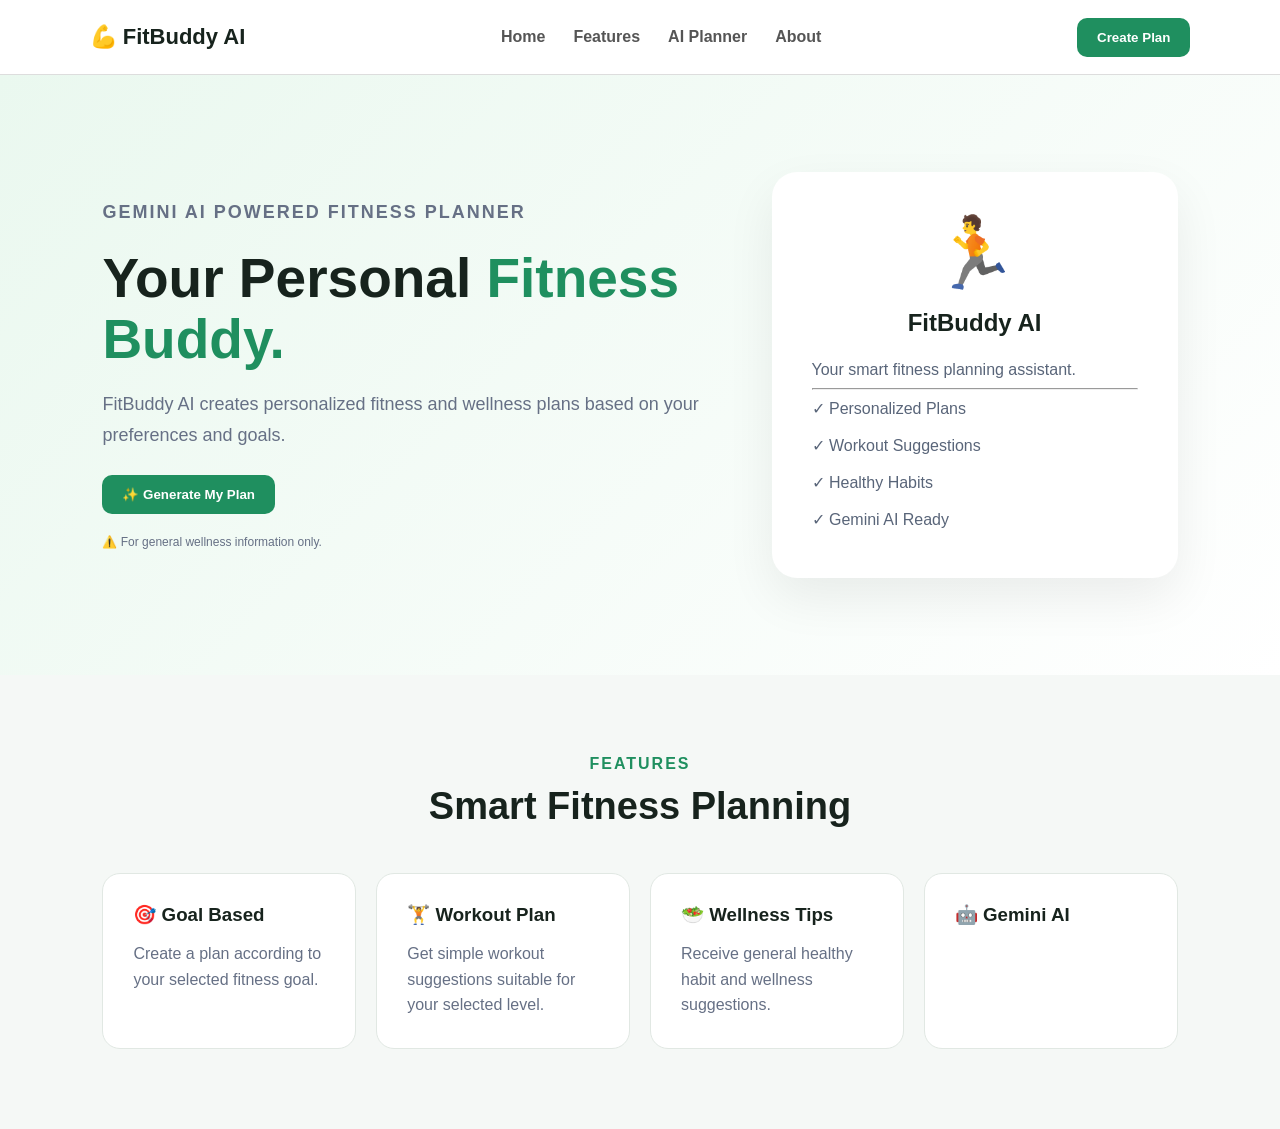
<file: index.html>
<!DOCTYPE html>
<html lang="en">
<head>
    <meta charset="UTF-8">
    <meta name="viewport" content="width=device-width, initial-scale=1.0">
    <title>FitBuddy AI</title>
    <link rel="stylesheet" href="style.css">
</head>

<body>

<header>
    <div class="logo">💪 FitBuddy AI</div>

    <nav>
        <a href="#home">Home</a>
        <a href="#features">Features</a>
        <a href="#planner">AI Planner</a>
        <a href="#about">About</a>
    </nav>

    <button onclick="goPlanner()">Create Plan</button>
</header>

<section id="home" class="hero">

    <div class="hero-content">

        <p class="tag">GEMINI AI POWERED FITNESS PLANNER</p>

        <h1>
            Your Personal
            <span>Fitness Buddy.</span>
        </h1>

        <p>
            FitBuddy AI creates personalized fitness and
            wellness plans based on your preferences and goals.
        </p>

        <button class="main-btn" onclick="goPlanner()">
            ✨ Generate My Plan
        </button>

        <p class="warning">
            ⚠️ For general wellness information only.
        </p>

    </div>

    <div class="hero-card">

        <div class="icon">🏃</div>

        <h2>FitBuddy AI</h2>

        <p>Your smart fitness planning assistant.</p>

        <hr>

        <p>✓ Personalized Plans</p>
        <p>✓ Workout Suggestions</p>
        <p>✓ Healthy Habits</p>
        <p>✓ Gemini AI Ready</p>

    </div>

</section>


<section id="features">

    <div class="heading">

        <p>FEATURES</p>

        <h2>Smart Fitness Planning</h2>

    </div>

    <div class="features">

        <div class="feature">
            <h3>🎯 Goal Based</h3>
            <p>
                Create a plan according to your
                selected fitness goal.
            </p>
        </div>

        <div class="feature">
            <h3>🏋️ Workout Plan</h3>
            <p>
                Get simple workout suggestions
                suitable for your selected level.
            </p>
        </div>

        <div class="feature">
            <h3>🥗 Wellness Tips</h3>
            <p>
                Receive general healthy habit
                and wellness suggestions.
            </p>
        </div>

        <div class="feature">
            <h3>🤖 Gemini AI</h3>
            <p>
</file>
<file: style.css>
* {
    margin: 0;
    padding: 0;
    box-sizing: border-box;
}

html {
    scroll-behavior: smooth;
}

body {
    font-family: Arial, sans-serif;
    background: #f5f8f6;
    color: #17231d;
}

header {
    height: 75px;
    background: white;
    display: flex;
    align-items: center;
    justify-content: space-between;
    padding: 0 7%;
    border-bottom: 1px solid #ddd;
    position: sticky;
    top: 0;
    z-index: 100;
}

.logo {
    font-size: 22px;
    font-weight: bold;
}

nav {
    display: flex;
    gap: 28px;
}

nav a {
    text-decoration: none;
    color: #555;
    font-weight: bold;
}

button {
    border: none;
    padding: 12px 20px;
    border-radius: 10px;
    background: #1f8f5f;
    color: white;
    cursor: pointer;
    font-weight: bold;
}

button:hover {
    opacity: 0.85;
}

.hero {
    min-height: 600px;
    padding: 80px 8%;
    display: grid;
    grid-template-columns: 1.2fr 0.8fr;
    gap: 60px;
    align-items: center;
    background: linear-gradient(135deg, #eaf8ef, white);
}

.tag {
    color: #1f8f5f;
    font-weight: bold;
    letter-spacing: 2px;
    font-size: 13px;
}

.hero h1 {
    font-size: 55px;
    line-height: 1.1;
    margin: 20px 0;
}

.hero h1 span {
    color: #1f8f5f;
}

.hero-content > p {
    color: #667085;
    font-size: 18px;
    line-height: 1.7;
}

.main-btn {
    margin-top: 25px;
}

.warning {
    margin-top: 18px;
    font-size: 12px !important;
}

.hero-card {
    background: white;
    padding: 40px;
    border-radius: 25px;
    box-shadow: 0 20px 50px #00000012;
}

.icon {
    text-align: center;
    font-size: 70px;
}

.hero-card h2 {
    text-align: center;
    margin: 15px;
}

.hero-card p {
    padding: 9px 0;
    color: #596579;
}

section {
    padding: 80px 8%;
}

.heading {
    text-align: center;
    margin-bottom: 45px;
}

.heading p {
    color: #1f8f5f;
    font-weight: bold;
    letter-spacing: 2px;
}

.heading h2 {
    font-size: 38px;
    margin-top: 12px;
}

.features {
    display: grid;
    grid-template-columns: repeat(4, 1fr);
    gap: 20px;
}

.feature {
    background: white;
    padding: 30px;
    border-radius: 18px;
    border: 1px solid #e1e8e3;
}

.feature h3 {
    margin-bottom: 15px;
}

.feature p {
    color: #667085;
    line-height: 1.6;
}

.planner {
    background: #edf6f0;
}

.planner-box {
    max-width: 1100px;
    margin: auto;
    display: grid;
    grid-template-columns: 1fr 1fr;
    gap: 25px;
}

.form-box,
.result-box {
    background: white;
    padding: 30px;
    border-radius: 18px;
}

.form-box h3,
.result-box h3 {
    margin-bottom: 22px;
}

label {
    display: block;
    margin-top: 15px;
    margin-bottom: 7px;
    font-weight: bold;
}

select {
    width: 100%;
    padding: 13px;
    border: 1px solid #ccd4df;
    border-radius: 10px;
    background: white;
}

.generate-btn {
    width: 100%;
    margin-top: 25px;
}

.result-box {
    line-height: 1.7;
}

.result-box ul {
    padding-left: 20px;
    margin: 15px 0;
}

.empty {
    color: #9aa4b4;
    text-align: center;
    margin-top: 80px;
}

.plan-card {
    background: #f0f8f3;
    padding: 20px;
    border-radius: 15px;
}

.plan-card h4 {
    margin-bottom: 12px;
    color: #1f8f5f;
}

.about {
    text-align: center;
    max-width: 900px;
    margin: auto;
}

.about h2 {
    font-size: 38px;
    margin-bottom: 20px;
}

.about p {
    color: #667085;
    line-height: 1.8;
}

.notice {
    background: #fff4d6;
    padding: 18px;
    border-radius: 12px;
    margin-top: 25px;
    color: #805b00;
}

footer {
    text-align: center;
    padding: 25px;
    background: #17231d;
    color: white;
}

@media(max-width: 900px) {

    nav {
        display: none;
    }

    .hero {
        grid-template-columns: 1fr;
    }

    .features {
        grid-template-columns: 1fr 1fr;
    }

    .planner-box {
        grid-template-columns: 1fr;
    }

    .hero h1 {
        font-size: 42px;
    }
}

@media(max-width: 550px) {

    .features {
        grid-template-columns: 1fr;
    }

    .hero h1 {
        font-size: 35px;
    }
}
</file>
